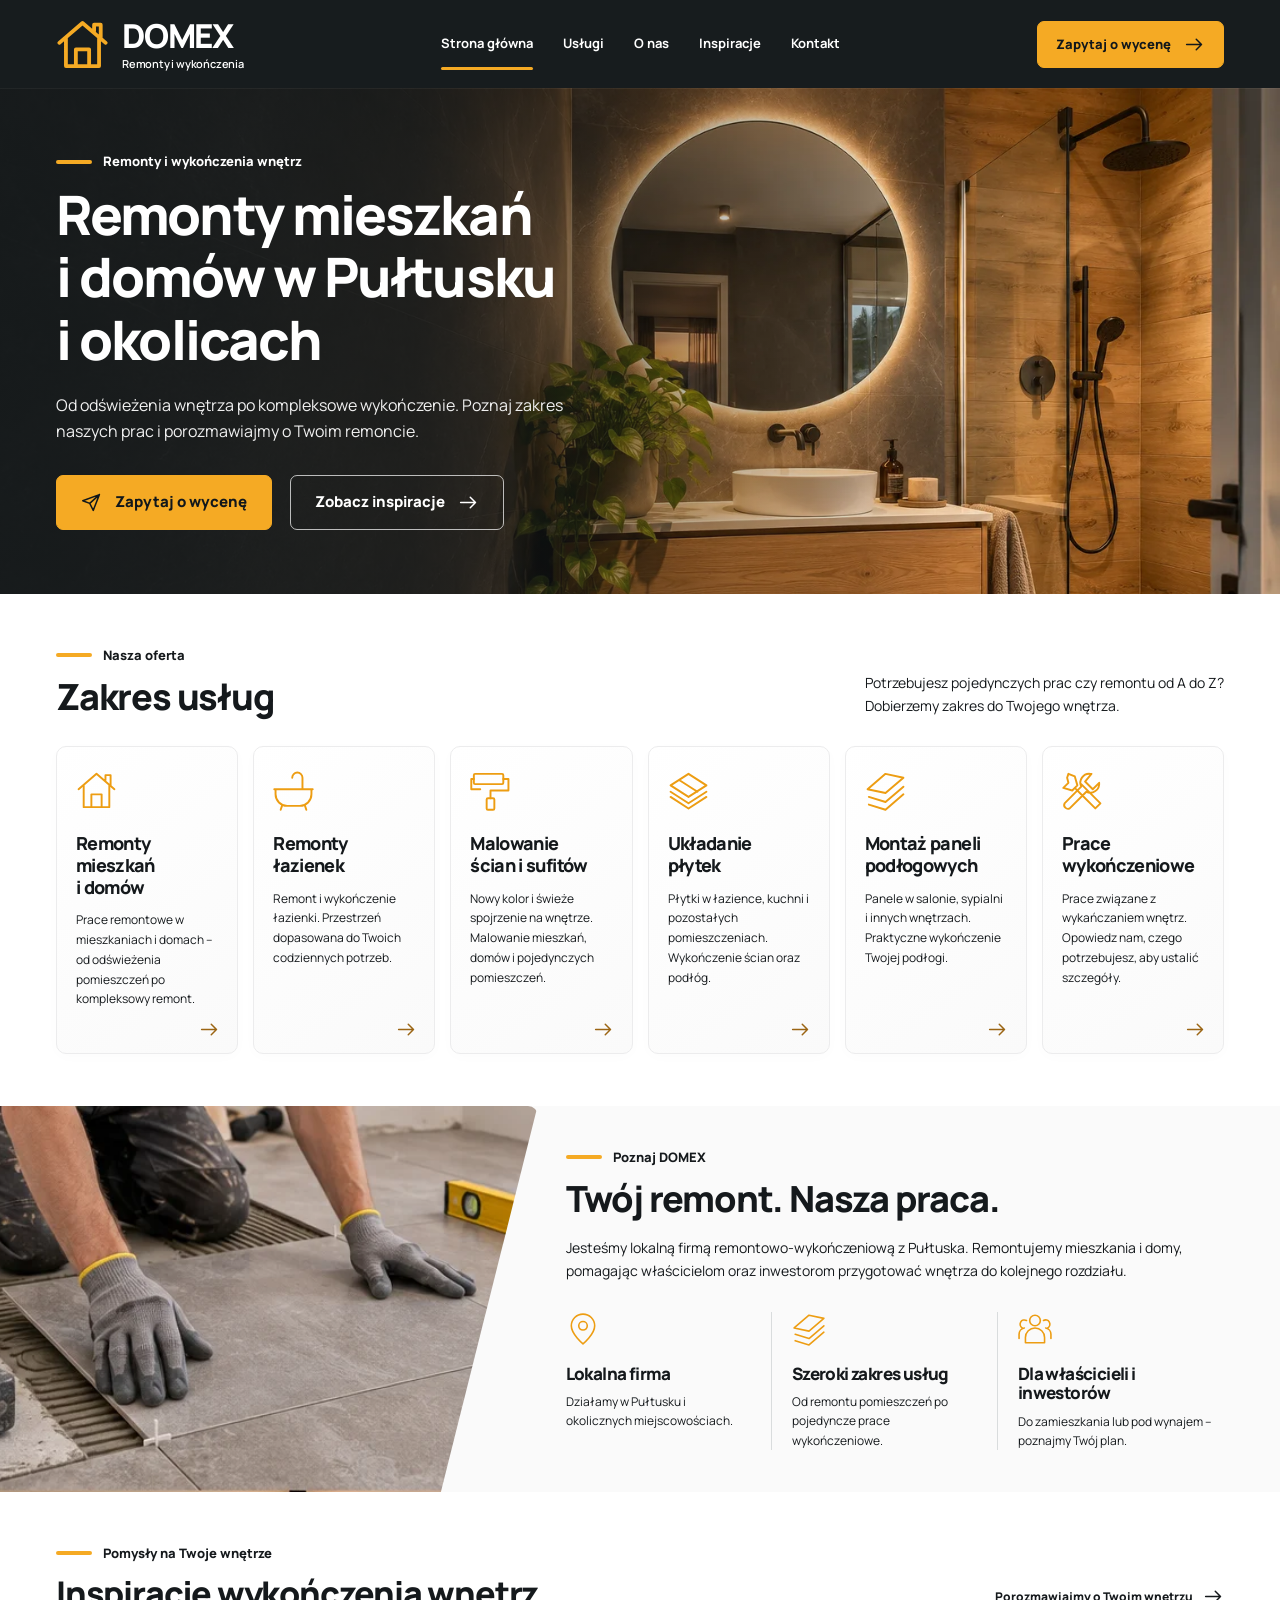
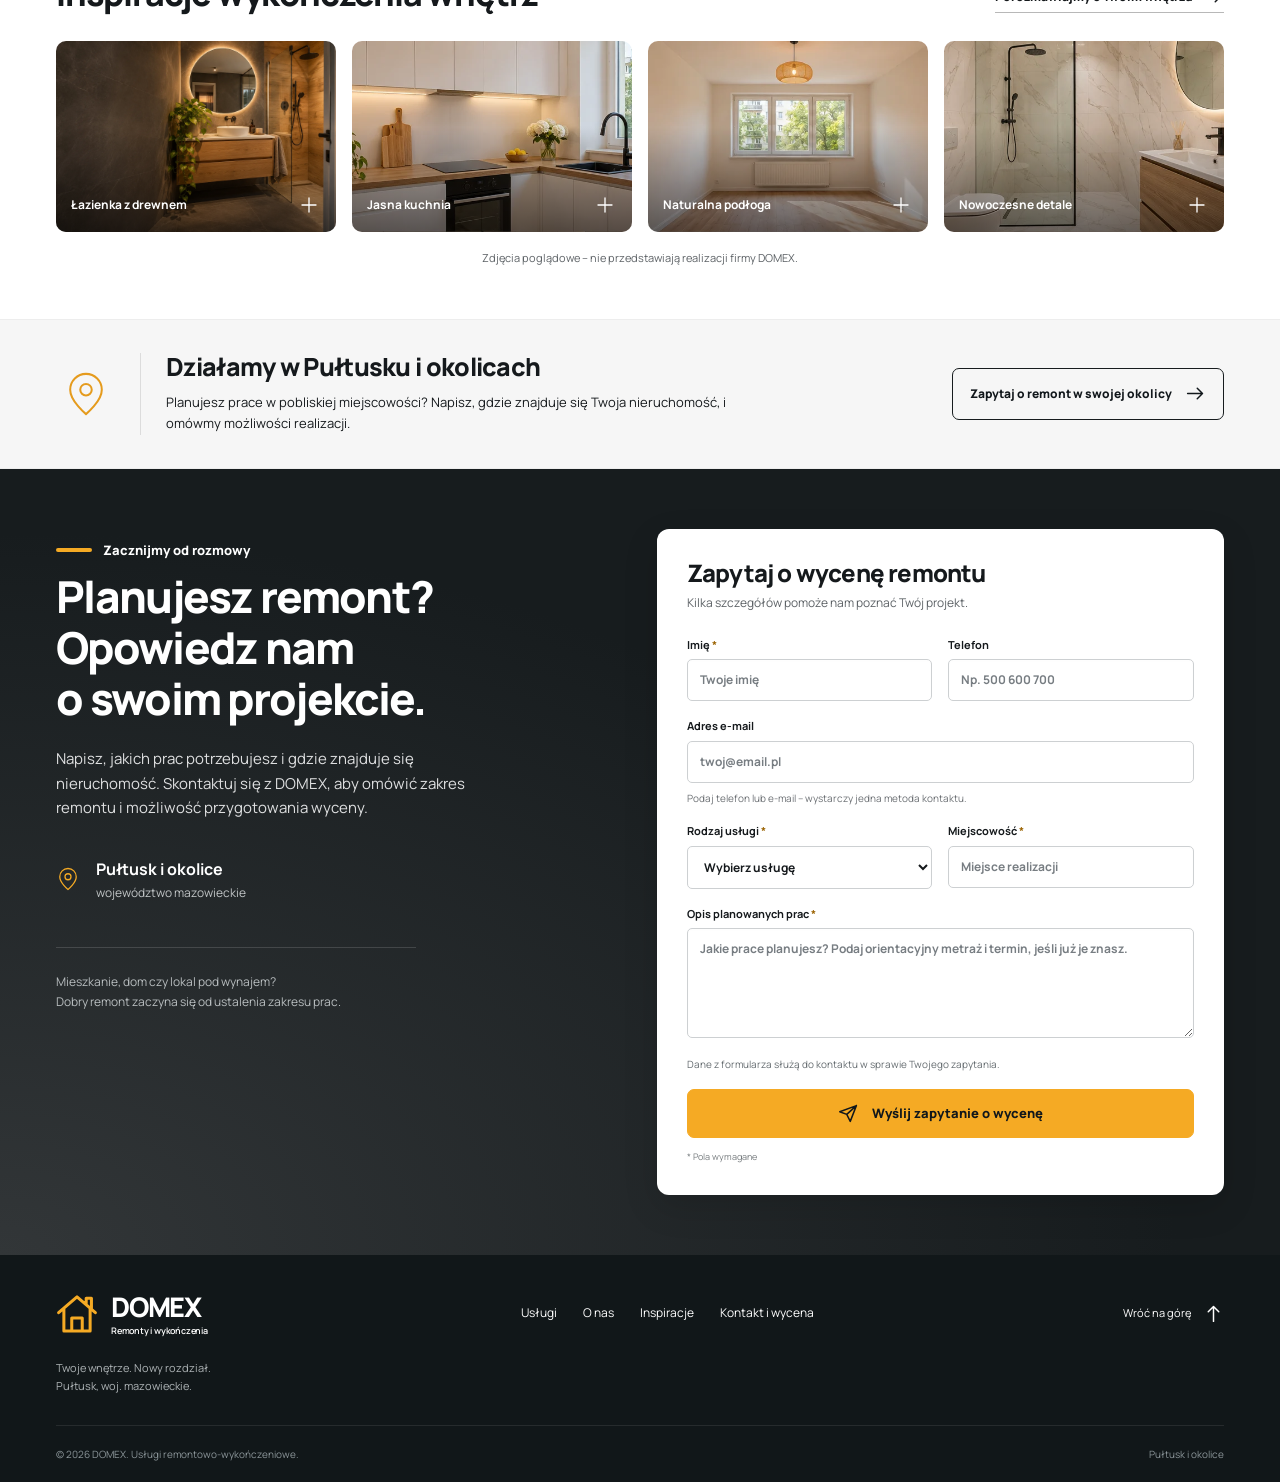
<file: index.html>
<!doctype html>
<html lang="pl">
<head>
  <meta charset="utf-8">
  <meta name="viewport" content="width=device-width, initial-scale=1">
  <title>DOMEX – remonty i wykończenia wnętrz | Pułtusk i okolice</title>
  <meta name="description" content="DOMEX – lokalna firma remontowa w Pułtusku. Remonty mieszkań i łazienek, malowanie, układanie płytek, montaż paneli i prace wykończeniowe. Zapytaj o wycenę.">
  <meta name="theme-color" content="#171c1e">
  <meta property="og:title" content="DOMEX – remonty i wykończenia w Pułtusku">
  <meta property="og:description" content="Od odświeżenia mieszkania po kompleksowe wykończenie. Poznaj ofertę DOMEX i opowiedz nam o swoim remoncie.">
  <meta property="og:type" content="website">
  <meta property="og:locale" content="pl_PL">
  <link rel="icon" type="image/svg+xml" href="assets/favicon.svg">
  <link rel="preload" href="assets/manrope-latin-wght-normal.woff2" as="font" type="font/woff2" crossorigin>
  <link rel="preload" href="assets/bathroom.webp" as="image">
  <link rel="stylesheet" href="styles.css">
  <script type="application/ld+json">{"@context":"https://schema.org","@type":"HomeAndConstructionBusiness","name":"DOMEX","description":"Usługi remontowo-wykończeniowe mieszkań i domów w Pułtusku i okolicach.","address":{"@type":"PostalAddress","addressLocality":"Pułtusk","addressRegion":"mazowieckie","addressCountry":"PL"},"areaServed":{"@type":"Place","name":"Pułtusk i okolice"}}</script>
  <script src="company.js" defer></script>
  <script src="script.js" defer></script>
</head>
<body>
  <svg class="icon-defs" aria-hidden="true" xmlns="http://www.w3.org/2000/svg"><defs>
    <symbol id="i-home" viewBox="0 0 32 32"><path d="m2 15 14-12 14 12M6 12v17h20V12M12 29V19h8v10M23 8V4h4v8"/></symbol>
    <symbol id="i-bath" viewBox="0 0 32 32"><path d="M2 15h28v4a9 9 0 0 1-9 9H11a9 9 0 0 1-9-9ZM23 15V6a4 4 0 0 0-8 0M7 28l-1 3M25 28l1 3M1 15h30"/></symbol>
    <symbol id="i-paint" viewBox="0 0 32 32"><rect x="3" y="3" width="23" height="8" rx="1"/><path d="M26 7h4v9H16v6M3 7H1v8h7"/><rect x="13" y="22" width="6" height="9" rx="1"/></symbol>
    <symbol id="i-tiles" viewBox="0 0 32 32"><path d="m2 12 14-9 14 9-14 9ZM2 21l14 9 14-9M2 17l14 9 14-9M9 8l14 9"/></symbol>
    <symbol id="i-layers" viewBox="0 0 32 32"><path d="m2 15 14-12 14 3-14 12ZM3 21l13 4 14-12M3 27l13 4 14-12"/></symbol>
    <symbol id="i-tools" viewBox="0 0 32 32"><path d="m5 3 5 2 2 7-4 4-7-2 4-4-1-4ZM11 15l15 15 4-4-15-15M22 3a7 7 0 0 0-7 10L2 26a3 3 0 0 0 4 4l13-13a7 7 0 0 0 10-7l-5 5-6-6 5-6Z"/></symbol>
    <symbol id="i-pin" viewBox="0 0 32 32"><path d="M27 13c0 8-11 17-11 17S5 21 5 13a11 11 0 0 1 22 0Z"/><circle cx="16" cy="13" r="4"/></symbol>
    <symbol id="i-users" viewBox="0 0 32 32"><circle cx="16" cy="8" r="5"/><path d="M7 29v-5a9 9 0 0 1 18 0v5ZM4 15a4 4 0 1 1 4-7M28 15a4 4 0 1 0-4-7M1 25v-4a6 6 0 0 1 5-6M31 25v-4a6 6 0 0 0-5-6"/></symbol>
    <symbol id="i-arrow" viewBox="0 0 24 24"><path d="M3 12h17m-6-6 6 6-6 6"/></symbol>
    <symbol id="i-send" viewBox="0 0 24 24"><path d="m21 3-7 18-4-8-8-3ZM10 13 21 3"/></symbol>
    <symbol id="i-phone" viewBox="0 0 24 24"><path d="m5 3 4 4-2 3a15 15 0 0 0 7 7l3-2 4 4c-2 6-8 3-13-2S0 5 5 3Z"/></symbol>
    <symbol id="i-mail" viewBox="0 0 24 24"><rect x="2" y="4" width="20" height="16" rx="2"/><path d="m2 5 10 8L22 5"/></symbol>
    <symbol id="i-plus" viewBox="0 0 24 24"><path d="M12 5v14M5 12h14"/></symbol>
    <symbol id="i-close" viewBox="0 0 24 24"><path d="m6 6 12 12M6 18 18 6"/></symbol>
  </defs></svg>
  <a class="skip-link" href="#main">Przejdź do treści</a>
  <header class="site-header">
    <div class="container header-inner">
      <a href="#start" class="brand" aria-label="DOMEX – strona główna"><svg class="brand-icon"><use href="#i-home"/></svg><span><strong>DOMEX</strong><small>Remonty i wykończenia</small></span></a>
      <nav id="navigation" aria-label="Menu główne"><a href="#start" class="active">Strona główna</a><a href="#uslugi">Usługi</a><a href="#o-nas">O nas</a><a href="#inspiracje">Inspiracje</a><a href="#kontakt">Kontakt</a></nav>
      <a href="#kontakt" class="button button-small header-cta">Zapytaj o wycenę <svg class="icon"><use href="#i-arrow"/></svg></a>
      <button class="menu-toggle" aria-controls="navigation" aria-expanded="false" aria-label="Otwórz menu"><span></span><span></span><span></span></button>
    </div>
  </header>
  <main id="main">
    <section class="hero" id="start" aria-labelledby="hero-title">
      <img class="hero-image" src="assets/bathroom.webp" width="1536" height="1024" alt="Nowoczesna łazienka z drewnianą szafką i podświetlanym lustrem – inspiracja wykończenia" fetchpriority="high">
      <div class="container hero-inner"><div class="hero-copy">
        <p class="eyebrow light">Remonty i wykończenia wnętrz</p>
        <h1 id="hero-title">Remonty mieszkań<br>i domów w Pułtusku<br>i okolicach</h1>
        <p class="hero-description">Od odświeżenia wnętrza po kompleksowe wykończenie. Poznaj zakres naszych prac i porozmawiajmy o Twoim remoncie.</p>
        <div class="hero-actions"><a class="button" href="#kontakt"><svg class="icon"><use href="#i-send"/></svg>Zapytaj o wycenę</a><a class="button button-outline button-light" href="#inspiracje">Zobacz inspiracje<svg class="icon"><use href="#i-arrow"/></svg></a></div>
      </div></div>
    </section>
    <section class="services section" id="uslugi" aria-labelledby="services-title">
      <div class="container"><div class="section-heading"><div><p class="eyebrow">Nasza oferta</p><h2 id="services-title">Zakres usług</h2></div><p>Potrzebujesz pojedynczych prac czy remontu od A do Z?<br>Dobierzemy zakres do Twojego wnętrza.</p></div>
      <div class="service-grid">
        <article class="service-card"><svg class="service-icon"><use href="#i-home"/></svg><h3>Remonty mieszkań<br>i domów</h3><p>Prace remontowe w mieszkaniach i domach – od odświeżenia pomieszczeń po kompleksowy remont.</p><a href="#kontakt" data-service="Remont mieszkania lub domu" aria-label="Zapytaj o remont mieszkania lub domu"><svg class="icon"><use href="#i-arrow"/></svg></a></article>
        <article class="service-card"><svg class="service-icon"><use href="#i-bath"/></svg><h3>Remonty<br>łazienek</h3><p>Remont i wykończenie łazienki. Przestrzeń dopasowana do Twoich codziennych potrzeb.</p><a href="#kontakt" data-service="Remont łazienki" aria-label="Zapytaj o remont łazienki"><svg class="icon"><use href="#i-arrow"/></svg></a></article>
        <article class="service-card"><svg class="service-icon"><use href="#i-paint"/></svg><h3>Malowanie<br>ścian i sufitów</h3><p>Nowy kolor i świeże spojrzenie na wnętrze. Malowanie mieszkań, domów i pojedynczych pomieszczeń.</p><a href="#kontakt" data-service="Malowanie" aria-label="Zapytaj o malowanie"><svg class="icon"><use href="#i-arrow"/></svg></a></article>
        <article class="service-card"><svg class="service-icon"><use href="#i-tiles"/></svg><h3>Układanie<br>płytek</h3><p>Płytki w łazience, kuchni i pozostałych pomieszczeniach. Wykończenie ścian oraz podłóg.</p><a href="#kontakt" data-service="Układanie płytek" aria-label="Zapytaj o układanie płytek"><svg class="icon"><use href="#i-arrow"/></svg></a></article>
        <article class="service-card"><svg class="service-icon"><use href="#i-layers"/></svg><h3>Montaż paneli<br>podłogowych</h3><p>Panele w salonie, sypialni i innych wnętrzach. Praktyczne wykończenie Twojej podłogi.</p><a href="#kontakt" data-service="Montaż paneli" aria-label="Zapytaj o montaż paneli"><svg class="icon"><use href="#i-arrow"/></svg></a></article>
        <article class="service-card"><svg class="service-icon"><use href="#i-tools"/></svg><h3>Prace<br>wykończeniowe</h3><p>Prace związane z wykańczaniem wnętrz. Opowiedz nam, czego potrzebujesz, aby ustalić szczegóły.</p><a href="#kontakt" data-service="Prace wykończeniowe" aria-label="Zapytaj o prace wykończeniowe"><svg class="icon"><use href="#i-arrow"/></svg></a></article>
      </div></div>
    </section>
    <section class="about" id="o-nas" aria-labelledby="about-title">
      <div class="about-photo"><img src="assets/tiling.webp" alt="Układanie dużych szarych płytek podłogowych – zdjęcie poglądowe" width="768" height="512" loading="lazy"></div>
      <div class="about-copy"><p class="eyebrow">Poznaj DOMEX</p><h2 id="about-title">Twój remont. Nasza praca.</h2><p>Jesteśmy lokalną firmą remontowo-wykończeniową z Pułtuska. Remontujemy mieszkania i domy, pomagając właścicielom oraz inwestorom przygotować wnętrza do kolejnego rozdziału.</p>
      <h3 class="sr-only">Dlaczego DOMEX?</h3><div class="benefit-grid">
        <div><svg class="service-icon"><use href="#i-pin"/></svg><h3>Lokalna firma</h3><p>Działamy w Pułtusku i okolicznych miejscowościach.</p></div>
        <div><svg class="service-icon"><use href="#i-layers"/></svg><h3>Szeroki zakres usług</h3><p>Od remontu pomieszczeń po pojedyncze prace wykończeniowe.</p></div>
        <div><svg class="service-icon"><use href="#i-users"/></svg><h3>Dla właścicieli i inwestorów</h3><p>Do zamieszkania lub pod wynajem – poznajmy Twój plan.</p></div>
      </div></div>
    </section>
    <section class="gallery section" id="inspiracje" aria-labelledby="gallery-title"><div class="container">
      <div class="section-heading"><div><p class="eyebrow">Pomysły na Twoje wnętrze</p><h2 id="gallery-title">Inspiracje wykończenia wnętrz</h2></div><a class="text-link" href="#kontakt">Porozmawiajmy o Twoim wnętrzu<svg class="icon"><use href="#i-arrow"/></svg></a></div>
      <div class="gallery-grid">
        <button class="gallery-item" data-image="assets/bathroom.webp" data-caption="Łazienka w odcieniach szarości i drewna"><img src="assets/bathroom.webp" alt="Łazienka w odcieniach szarości i drewna" width="768" height="512" loading="lazy"><span>Łazienka z drewnem<svg class="icon"><use href="#i-plus"/></svg></span></button>
        <button class="gallery-item" data-image="assets/kitchen.webp" data-caption="Jasna kuchnia z drewnianym blatem"><img src="assets/kitchen.webp" alt="Jasna kuchnia z drewnianym blatem" width="768" height="512" loading="lazy"><span>Jasna kuchnia<svg class="icon"><use href="#i-plus"/></svg></span></button>
        <button class="gallery-item" data-image="assets/living.webp" data-caption="Salon z podłogą w naturalnym odcieniu dębu"><img src="assets/living.webp" alt="Salon z podłogą w naturalnym odcieniu dębu" width="768" height="512" loading="lazy"><span>Naturalna podłoga<svg class="icon"><use href="#i-plus"/></svg></span></button>
        <button class="gallery-item" data-image="assets/shower.webp" data-caption="Jasna łazienka z czarną armaturą"><img src="assets/shower.webp" alt="Jasna łazienka z czarną armaturą" width="768" height="512" loading="lazy"><span>Nowoczesne detale<svg class="icon"><use href="#i-plus"/></svg></span></button>
      </div><p class="gallery-note">Zdjęcia poglądowe – nie przedstawiają realizacji firmy DOMEX.</p>
    </div></section>
    <section class="area" aria-labelledby="area-title"><div class="container area-inner"><div class="area-mark"><svg><use href="#i-pin"/></svg></div><div><p class="eyebrow">Blisko Twojego remontu</p><h2 id="area-title">Działamy w Pułtusku i okolicach</h2><p>Planujesz prace w pobliskiej miejscowości? Napisz, gdzie znajduje się Twoja nieruchomość, i omówmy możliwości realizacji.</p></div><a class="button button-outline" href="#kontakt">Zapytaj o remont w swojej okolicy<svg class="icon"><use href="#i-arrow"/></svg></a></div></section>
    <section class="contact section" id="kontakt" aria-labelledby="contact-title"><div class="container contact-grid">
      <div class="contact-copy"><p class="eyebrow light">Zacznijmy od rozmowy</p><h2 id="contact-title">Planujesz remont?<br>Opowiedz nam<br>o swoim projekcie.</h2><p>Napisz, jakich prac potrzebujesz i gdzie znajduje się nieruchomość. Skontaktuj się z DOMEX, aby omówić zakres remontu i możliwość przygotowania wyceny.</p>
      <div class="contact-details"><p><svg class="icon"><use href="#i-pin"/></svg><span><strong>Pułtusk i okolice</strong><small>województwo mazowieckie</small></span></p><a data-contact="phone" hidden><svg class="icon"><use href="#i-phone"/></svg><span></span></a><a data-contact="email" hidden><svg class="icon"><use href="#i-mail"/></svg><span></span></a><a data-contact="facebook" hidden>Znajdź DOMEX na Facebooku<svg class="icon"><use href="#i-arrow"/></svg></a></div>
      <div class="contact-footnote">Mieszkanie, dom czy lokal pod wynajem?<br>Dobry remont zaczyna się od ustalenia zakresu prac.</div></div>
      <form class="quote-form" name="wycena" method="POST" action="/dziekujemy.html" data-netlify="true" netlify-honeypot="company-website">
        <input type="hidden" name="form-name" value="wycena"><p class="honeypot"><label>Nie wypełniaj tego pola: <input name="company-website" tabindex="-1" autocomplete="off"></label></p>
        <h3>Zapytaj o wycenę remontu</h3><p class="form-intro">Kilka szczegółów pomoże nam poznać Twój projekt.</p>
        <div class="form-grid">
          <label>Imię <span>*</span><input name="name" autocomplete="given-name" placeholder="Twoje imię" required maxlength="100"></label>
          <label>Telefon<input id="phone" name="phone" type="tel" autocomplete="tel" placeholder="Np. 500 600 700" maxlength="30" aria-describedby="contact-help"></label>
          <label class="full">Adres e-mail<input id="email" name="email" type="email" autocomplete="email" placeholder="twoj@email.pl" maxlength="254" aria-describedby="contact-help"></label>
          <p id="contact-help" class="field-help full">Podaj telefon lub e-mail – wystarczy jedna metoda kontaktu.</p>
          <label>Rodzaj usługi <span>*</span><select id="service" name="service" required><option value="">Wybierz usługę</option><option>Remont mieszkania lub domu</option><option>Remont łazienki</option><option>Malowanie</option><option>Układanie płytek</option><option>Montaż paneli</option><option>Prace wykończeniowe</option><option>Inne zapytanie</option></select></label>
          <label>Miejscowość <span>*</span><input name="location" autocomplete="address-level2" placeholder="Miejsce realizacji" required maxlength="150"></label>
          <label class="full">Opis planowanych prac <span>*</span><textarea name="message" placeholder="Jakie prace planujesz? Podaj orientacyjny metraż i termin, jeśli już je znasz." required minlength="10" maxlength="5000" rows="4"></textarea></label>
        </div>
        <p class="privacy-note">Dane z formularza służą do kontaktu w sprawie Twojego zapytania. <a data-contact="privacyUrl" hidden>Informacja o przetwarzaniu danych</a></p>
        <button class="button submit-button" type="submit"><svg class="icon"><use href="#i-send"/></svg><span>Wyślij zapytanie o wycenę</span></button>
        <p class="form-status" role="status" aria-live="polite" tabindex="-1" hidden></p>
        <p class="required-note">* Pola wymagane</p>
      </form>
    </div></section>
  </main>
  <footer><div class="container footer-top"><div><a href="#start" class="brand"><svg class="brand-icon"><use href="#i-home"/></svg><span><strong>DOMEX</strong><small>Remonty i wykończenia</small></span></a><p>Twoje wnętrze. Nowy rozdział.<br>Pułtusk, woj. mazowieckie.</p></div><nav aria-label="Menu w stopce"><a href="#uslugi">Usługi</a><a href="#o-nas">O nas</a><a href="#inspiracje">Inspiracje</a><a href="#kontakt">Kontakt i wycena</a><a data-contact="privacyUrl" hidden>Polityka prywatności</a></nav><a href="#start" class="back-top">Wróć na górę<svg class="icon"><use href="#i-arrow"/></svg></a></div><div class="container footer-bottom"><span>© <span id="year">2026</span> DOMEX. Usługi remontowo-wykończeniowe.</span><span>Pułtusk i okolice</span></div></footer>
  <a class="mobile-quote button" href="#kontakt"><svg class="icon"><use href="#i-send"/></svg>Zapytaj o wycenę</a>
  <dialog id="lightbox" aria-labelledby="lightbox-caption"><button class="lightbox-close" aria-label="Zamknij zdjęcie"><svg class="icon"><use href="#i-close"/></svg></button><button class="lightbox-prev" aria-label="Poprzednie zdjęcie"><svg class="icon"><use href="#i-arrow"/></svg></button><figure><img src="assets/bathroom.webp" alt=""><figcaption id="lightbox-caption"></figcaption><p>Zdjęcie poglądowe – nie jest realizacją DOMEX.</p></figure><button class="lightbox-next" aria-label="Następne zdjęcie"><svg class="icon"><use href="#i-arrow"/></svg></button></dialog>
</body>
</html>
</file>
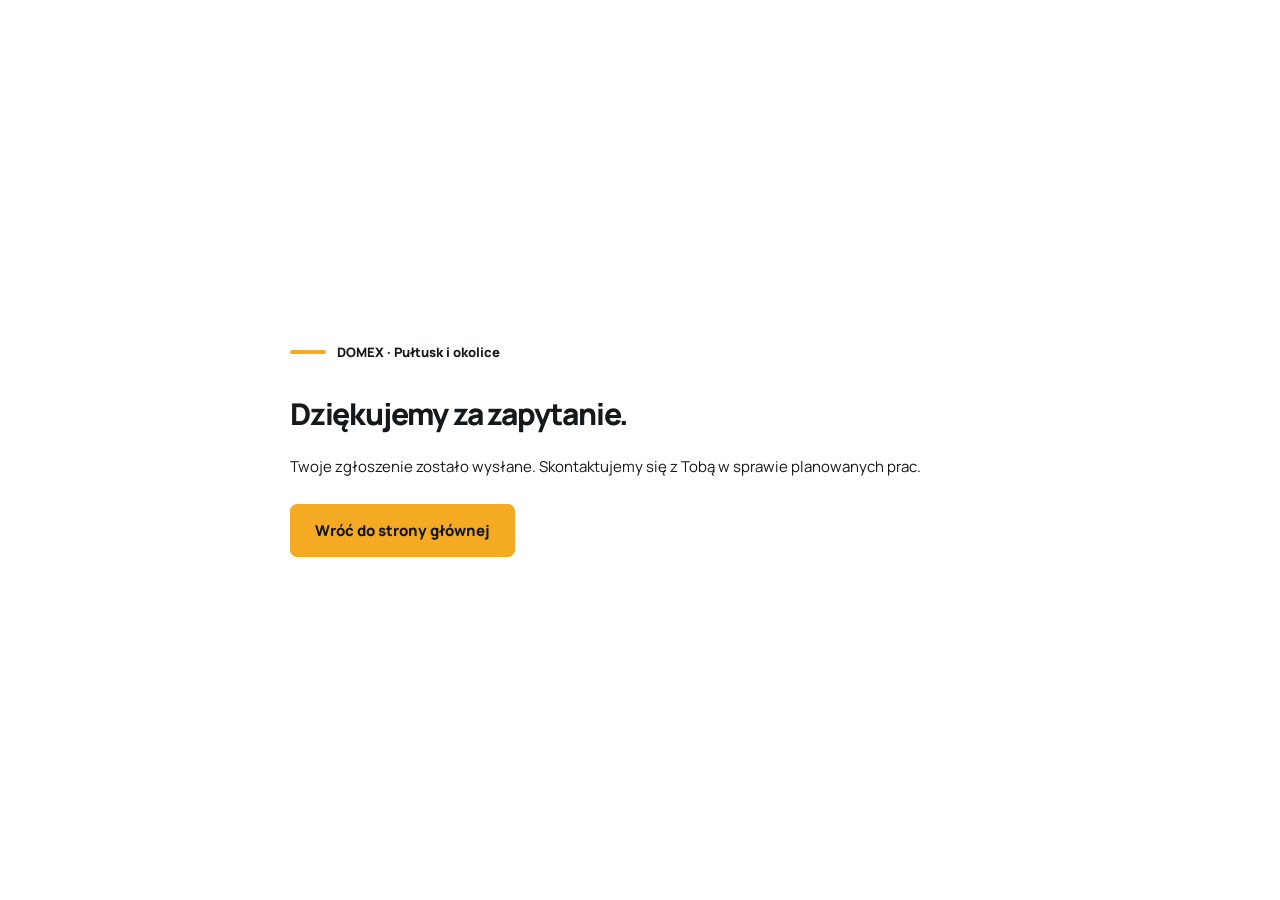
<file: dziekujemy.html>
<!doctype html><html lang="pl"><head><meta charset="utf-8"><meta name="viewport" content="width=device-width, initial-scale=1"><meta name="robots" content="noindex"><title>Dziękujemy za zapytanie – DOMEX</title><link rel="icon" href="assets/favicon.svg"><link rel="stylesheet" href="styles.css"></head><body><main class="container" style="min-height:100vh;display:flex;justify-content:center;align-items:flex-start;flex-direction:column;gap:24px;max-width:700px"><p class="eyebrow">DOMEX · Pułtusk i okolice</p><h1>Dziękujemy za zapytanie.</h1><p>Twoje zgłoszenie zostało wysłane. Skontaktujemy się z Tobą w sprawie planowanych prac.</p><a class="button" href="/">Wróć do strony głównej</a></main></body></html>
</file>
<file: styles.css>
@font-face{font-family:Manrope;src:url('assets/manrope-latin-wght-normal.woff2') format('woff2');font-style:normal;font-weight:200 800;font-display:swap}
@font-face{font-family:Manrope;src:url('assets/manrope-latin-ext-wght-normal.woff2') format('woff2');font-style:normal;font-weight:200 800;font-display:swap;unicode-range:U+0100-02BA,U+02BD-02C5,U+02C7-02CC,U+02CE-02D7,U+02DD-02FF,U+0304,U+0308,U+0329,U+1D00-1DBF,U+1E00-1E9F,U+1EF2-1EFF,U+2020,U+20A0-20AB,U+20AD-20C0,U+2113,U+2C60-2C7F,U+A720-A7FF}
:root{--ink:#171c1e;--text:#15191c;--muted:#5d6266;--amber:#f5aa24;--line:#e5e6e7;--white:#fff;--radius:10px;--container:1280px}
*{box-sizing:border-box}html{scroll-behavior:smooth;scroll-padding-top:100px}body{margin:0;font:15px/1.65 Manrope,Arial,sans-serif;color:var(--text);background:#fff}body:has(dialog[open]){overflow:hidden}a{color:inherit;text-decoration:none}button,input,select,textarea{font:inherit}button,a,input,select,textarea{-webkit-tap-highlight-color:transparent}button{cursor:pointer}button:disabled{cursor:wait}img{max-width:100%;display:block}svg{fill:none;stroke:currentColor;stroke-width:1.7;stroke-linecap:round;stroke-linejoin:round;flex-shrink:0}h1,h2,h3,p,figure{margin:0}h1,h2,h3{font-weight:800;line-height:1.15;letter-spacing:-1.2px}h2{font-size:36px}h3{font-size:19px;letter-spacing:-.6px}p{line-height:1.65}a,button{touch-action:manipulation}a:focus-visible,button:focus-visible{outline:3px solid var(--amber);outline-offset:5px}input:focus,select:focus,textarea:focus{outline:2px solid var(--amber);outline-offset:2px}[hidden]{display:none!important}.container{width:min(calc(100% - 112px),var(--container));margin-inline:auto}.icon{width:21px;height:21px}.icon-defs{position:absolute;width:0;height:0;overflow:hidden}.sr-only{position:absolute;width:1px;height:1px;padding:0;overflow:hidden;clip:rect(0,0,0,0);white-space:nowrap}.skip-link{position:fixed;left:20px;top:-100px;background:var(--amber);padding:12px;z-index:100}.skip-link:focus{top:12px}.button{display:inline-flex;align-items:center;justify-content:center;gap:13px;padding:16px 24px;background:var(--amber);border:1px solid var(--amber);border-radius:7px;color:#11171b;font-weight:800;line-height:1.3;font-size:15px;transition:background .2s,transform .2s,box-shadow .2s;min-height:52px}.button:hover{background:#ffba40;transform:translateY(-2px);box-shadow:0 5px 18px #00000012}.button-outline{border-color:var(--ink);background:transparent}.button-outline:hover{background:var(--ink);color:white}.button-light{color:white;border-color:#ffffffb3}.button-light:hover{background:#ffffff15;color:white}.button-small{padding:12px 18px;font-size:13px;min-height:44px}.eyebrow{display:flex;align-items:center;gap:11px;font-weight:800;font-size:13px;margin-bottom:12px;line-height:1.4}.eyebrow:before{content:'';width:36px;height:4px;background:var(--amber);border-radius:5px;flex-shrink:0}.light{color:white}.section{padding:52px 0}.section-heading{display:flex;justify-content:space-between;align-items:end;gap:30px;margin-bottom:28px}.section-heading>p{max-width:440px;font-size:14px}.site-header{background:var(--ink);color:white;position:sticky;top:0;z-index:30;box-shadow:0 1px 0 #ffffff0d}.header-inner{height:88px;display:flex;align-items:center;justify-content:space-between;gap:25px}.brand{display:inline-flex;align-items:center;gap:13px;line-height:1}.brand-icon{width:53px;height:53px;color:var(--amber);stroke-width:2.3}.brand strong{display:block;font-size:33px;letter-spacing:-1.2px;font-weight:800}.brand small{display:block;font-size:11px;font-weight:600;margin-top:6px;letter-spacing:-.2px}.site-header nav{display:flex;gap:30px;align-self:stretch;align-items:center}.site-header nav>a{font-weight:700;font-size:13px;position:relative;white-space:nowrap}.site-header nav>a:after{content:'';height:3px;position:absolute;bottom:-15px;left:0;width:0;background:var(--amber);border-radius:3px;transition:width .2s}.site-header nav>a:hover:after,.site-header nav>a.active:after{width:100%}.menu-toggle{display:none}.hero{position:relative;background:var(--ink);color:white;isolation:isolate;overflow:hidden}.hero-image{position:absolute;inset:0;width:100%;height:100%;object-fit:cover;object-position:center top;z-index:-2}.hero:after{content:'';position:absolute;inset:0;background:linear-gradient(90deg,#14191bed 0%,#14191bcc 32%,#14191b50 53%,transparent 74%);z-index:-1}.hero-inner{min-height:506px;display:flex;align-items:center;padding-block:56px}.hero-copy{max-width:650px}.hero h1{font-size:clamp(38px,4.25vw,60px);letter-spacing:-1.9px;line-height:1.15;margin-bottom:23px}.hero-description{max-width:520px;font-size:16px;line-height:1.6;color:#f1f1f1}.hero-actions{display:flex;flex-wrap:wrap;gap:18px;margin-top:30px}.service-grid{display:grid;grid-template-columns:repeat(6,1fr);gap:15px}.service-card{border:1px solid #ececed;border-radius:var(--radius);padding:23px 19px 44px;position:relative;background:linear-gradient(145deg,#fff,#fafafa);box-shadow:0 3px 14px #00000004;transition:transform .25s,border-color .25s}.service-card:hover{transform:translateY(-5px);border-color:#f5aa2477}.service-icon{width:41px;height:41px;color:#ed9d12;stroke-width:1.5;margin-bottom:15px}.service-card h3{font-size:18px;line-height:1.2;margin-bottom:12px;letter-spacing:-.65px}.service-card p{font-size:12px;line-height:1.65}.service-card>a{position:absolute;right:13px;bottom:9px;display:grid;place-items:center;width:30px;height:30px;border-radius:50%;color:#9b6514}.service-card>a:hover{background:var(--amber);color:var(--ink)}.about{display:grid;grid-template-columns:42% 58%;background:#fafafa;overflow:hidden}.about-photo{clip-path:polygon(0 0,100% 0,82% 100%,0 100%);min-height:360px;overflow:hidden;border-radius:0 10px 10px 0}.about-photo img{width:100%;height:100%;object-fit:cover;object-position:45% center}.about-copy{padding:42px max(56px,calc((100vw - 1280px)/2)) 42px 28px}.about-copy>p:not(.eyebrow){font-size:14px;margin-top:16px;max-width:640px}.benefit-grid{display:grid;grid-template-columns:repeat(3,1fr);gap:20px;margin-top:30px}.benefit-grid>div{padding-right:19px;border-right:1px solid #d9dcdd}.benefit-grid>div:last-child{padding-right:0;border:0}.benefit-grid .service-icon{width:34px;height:34px;margin-bottom:10px}.benefit-grid h3{font-size:17px;margin-bottom:9px}.benefit-grid p{font-size:12px;line-height:1.6}.gallery .section-heading{align-items:end}.gallery h2{font-size:34px}.text-link{display:inline-flex;gap:10px;align-items:center;font-size:12px;font-weight:800;white-space:nowrap;padding-bottom:5px;border-bottom:1px solid #b8b8b8}.text-link:hover{color:#9c6300}.gallery-grid{display:grid;grid-template-columns:repeat(4,1fr);gap:16px}.gallery-item{position:relative;padding:0;overflow:hidden;border:0;border-radius:10px;background:var(--ink);text-align:left;color:white;aspect-ratio:1.47}.gallery-item img{width:100%;height:100%;object-fit:cover;transition:transform .5s}.gallery-item:after{content:'';position:absolute;inset:45% 0 0;background:linear-gradient(transparent,#0008)}.gallery-item:hover img{transform:scale(1.05)}.gallery-item>span{position:absolute;z-index:1;bottom:15px;left:15px;right:15px;display:flex;align-items:center;justify-content:space-between;gap:6px;font-size:12px;font-weight:700}.gallery-item .icon{width:24px;height:24px;stroke-width:1.3}.gallery-note{font-size:11px;color:var(--muted);margin-top:17px;text-align:center}.area{background:#f6f6f6;border-block:1px solid #ededed;padding:33px 0}.area-inner{display:flex;gap:25px;align-items:center}.area-mark{width:85px;align-self:stretch;display:grid;place-items:center;border-right:1px solid #dcdcdc;padding-right:25px;flex-shrink:0}.area-mark svg{width:46px;height:46px;color:#e59b1d;stroke-width:1.4}.area .eyebrow{display:none}.area h2{font-size:25px;letter-spacing:-.7px;margin-bottom:10px}.area p{font-size:13px;max-width:580px}.area .button{margin-left:auto;font-size:12px;padding:13px 17px;flex-shrink:0}.contact{background:radial-gradient(ellipse at 0% 100%,#323638,var(--ink) 65%);color:white;padding:60px 0}.contact-grid{display:grid;grid-template-columns:1fr 1.1fr;gap:85px;align-items:start}.contact-copy{padding-top:12px}.contact h2{font-size:44px;letter-spacing:-1.7px;margin-bottom:23px;line-height:1.16}.contact-copy>p:not(.eyebrow){color:#dedfe0;font-size:15px;max-width:410px}.contact-details{margin-top:35px;display:flex;flex-direction:column;gap:18px}.contact-details>p,.contact-details>a{display:flex;gap:16px;align-items:center;font-size:15px;overflow-wrap:anywhere}.contact-details .icon{color:var(--amber);width:24px;height:24px}.contact-details strong{display:block;font-size:16px}.contact-details small{display:block;font-size:12px;color:#c0c4c5}.contact-footnote{margin-top:45px;padding-top:24px;border-top:1px solid #ffffff24;font-size:12px;color:#b8bdbf;max-width:360px}.quote-form{background:white;border-radius:12px;color:var(--text);padding:30px;box-shadow:0 12px 35px #0002}.quote-form h3{font-size:24px;letter-spacing:-.8px}.form-intro{font-size:12px;color:var(--muted);margin-top:7px;margin-bottom:24px}.form-grid{display:grid;grid-template-columns:1fr 1fr;gap:17px 16px}.form-grid label{font-size:11px;font-weight:700;line-height:1.4}.form-grid label>span{color:#9c6505}.form-grid input,.form-grid select,.form-grid textarea{display:block;width:100%;min-width:0;border:1px solid #cdd0d2;border-radius:5px;background:#fff;padding:11px 12px;font-size:12px;color:var(--text);margin-top:7px;box-shadow:inset 0 1px 3px #00000003;line-height:1.5}.form-grid textarea{resize:vertical;min-height:110px}.form-grid input::placeholder,.form-grid textarea::placeholder{color:#777d82}.form-grid select{padding-right:20px}.full{grid-column:1/-1}.form-grid .field-help{margin-top:-10px;font-size:10px;color:#6c7074}.privacy-note{font-size:10px;color:#666d71;line-height:1.7;margin:18px 0 16px}.privacy-note a{text-decoration:underline}.submit-button{width:100%;min-height:48px;font-size:13px;padding:13px 15px}.submit-button:disabled{opacity:.6;transform:none}.required-note{font-size:9px;color:#767b7e;margin-top:12px}.form-status{margin-top:16px;padding:12px;border:1px solid #bbd6be;border-radius:5px;background:#f1f8f2;font-size:12px}.form-status.error{border-color:#e5b9ad;background:#fff2ed;color:#8b2817}.honeypot{display:none}footer{background:#111719;color:#fff;padding:38px 0 0}.footer-top{display:flex;justify-content:space-between;align-items:start;gap:30px}.footer-top .brand-icon{width:42px;height:42px}.footer-top .brand strong{font-size:27px}.footer-top .brand small{font-size:9px}.footer-top>div>p{font-size:11px;color:#aeb4b6;margin-top:16px}.footer-top nav{display:flex;gap:26px;font-size:12px;margin-top:10px;flex-wrap:wrap}.footer-top nav a:hover{color:var(--amber)}.back-top{font-size:11px;display:flex;gap:12px;align-items:center;margin-top:10px;white-space:nowrap}.back-top svg{transform:rotate(-90deg)}.footer-bottom{padding-block:20px;margin-top:30px;border-top:1px solid #ffffff16;display:flex;justify-content:space-between;font-size:10px;color:#8c969a}.mobile-quote{display:none}dialog{border:0;padding:45px 65px 30px;background:#15191c;color:white;width:min(1100px,95vw);max-height:95dvh;border-radius:10px;box-shadow:0 15px 80px #0008}dialog::backdrop{background:#080b0deb;backdrop-filter:blur(6px)}dialog figure img{width:100%;max-height:70dvh;object-fit:contain}dialog figcaption{font-size:16px;font-weight:700;margin-top:15px}dialog figure p{font-size:11px;color:#c0c4c5;margin-top:5px}dialog button{display:grid;place-items:center;position:absolute;background:transparent;border:1px solid #ffffff45;color:white;border-radius:50%;width:36px;height:36px}dialog button:hover{background:var(--amber);color:var(--ink)}.lightbox-close{top:8px;right:9px}.lightbox-prev,.lightbox-next{top:45%}.lightbox-prev{left:14px}.lightbox-prev svg{transform:rotate(180deg)}.lightbox-next{right:14px}.reveal{transition:opacity .55s,transform .55s}.reveal.pending{opacity:0;transform:translateY(18px)}
@media(min-width:1600px){.hero-inner{min-height:580px}.hero h1{font-size:64px}}
@media(max-width:1150px){.container{width:calc(100% - 64px)}.header-inner{gap:18px}.site-header nav{gap:20px}.header-cta{font-size:11px;padding:12px}.brand-icon{width:43px;height:43px}.brand strong{font-size:29px}.brand small{font-size:9px}.hero h1{font-size:48px}.hero-inner{min-height:470px}.service-grid{gap:10px}.service-card{padding:18px 12px 40px}.service-card h3{font-size:16px}.service-card p{font-size:11px}.about{grid-template-columns:38% 62%}.about-copy{padding:35px 32px 35px 20px}.about h2{font-size:30px}.benefit-grid{gap:15px}.benefit-grid>div{padding-right:12px}.benefit-grid h3{font-size:15px}.gallery h2{font-size:29px}.text-link{font-size:10px}.area h2{font-size:23px}.area-mark{display:none}.area .button{max-width:265px}.contact-grid{gap:45px}.contact h2{font-size:39px}.quote-form{padding:25px}.quote-form h3{font-size:22px}.footer-top nav{gap:18px}}
@media(max-width:850px){.header-cta{margin-left:auto}.site-header nav{display:none;position:absolute;top:76px;left:0;right:0;background:#171c1e;padding:22px 32px;flex-direction:column;align-items:stretch;gap:0;border-top:1px solid #ffffff20;box-shadow:0 15px 20px #0003}.site-header nav.open{display:flex}.site-header nav a{padding:14px;font-size:16px}.site-header nav a:after{display:none}.site-header nav a.active{color:var(--amber)}.header-inner{height:76px}.menu-toggle{display:flex;width:40px;height:40px;border:1px solid #ffffff45;border-radius:5px;background:transparent;padding:10px 8px;flex-direction:column;justify-content:space-around}.menu-toggle span{display:block;width:22px;height:2px;background:white;transition:transform .2s}.menu-toggle[aria-expanded=true] span:first-child{transform:translateY(6px) rotate(45deg)}.menu-toggle[aria-expanded=true] span:nth-child(2){opacity:0}.menu-toggle[aria-expanded=true] span:last-child{transform:translateY(-6px) rotate(-45deg)}.hero h1{font-size:44px}.hero-image{object-position:58% center}.hero-copy{max-width:540px}.hero-description{font-size:14px;max-width:430px}.service-grid{grid-template-columns:repeat(3,1fr);gap:16px}.service-card{padding:22px 20px 40px}.service-card h3{font-size:19px}.service-card p{font-size:12px}.section-heading>p{max-width:300px;font-size:12px}.about{grid-template-columns:34% 66%}.about-photo{clip-path:none}.benefit-grid{gap:12px}.benefit-grid h3{font-size:14px}.benefit-grid p{font-size:11px}.gallery .section-heading{display:block}.gallery .text-link{margin-top:17px;font-size:12px}.gallery-grid{grid-template-columns:repeat(2,1fr)}.area-inner{align-items:start;gap:25px;flex-direction:column}.area .button{margin-left:0;max-width:none}.contact-grid{grid-template-columns:1fr 1.15fr;gap:30px}.contact h2{font-size:33px}.quote-form{padding:23px}.form-grid{grid-template-columns:1fr}.form-grid>*{grid-column:1}.contact-footnote{margin-top:30px}.footer-top{flex-wrap:wrap}.footer-top nav{max-width:350px}.back-top{display:none}}
@media(max-width:600px){html{scroll-padding-top:85px}.container{width:calc(100% - 40px)}h2{font-size:30px}.header-inner{height:72px;gap:12px}.brand{gap:9px}.brand-icon{width:37px;height:37px}.brand strong{font-size:25px}.brand small{font-size:8px}.header-cta{display:none}.menu-toggle{margin-left:auto}.site-header nav{top:72px;padding-inline:20px}.hero-inner{min-height:565px;padding:48px 0 45px;align-items:end}.hero-image{object-position:66% center}.hero:after{background:linear-gradient(0deg,#12191bf2 1%,#12191bc7 45%,#12191b35 100%)}.hero .eyebrow{font-size:11px;margin-bottom:16px}.eyebrow:before{width:27px;height:3px}.hero h1{font-size:38px;letter-spacing:-1.4px;line-height:1.17;margin-bottom:20px}.hero-description{font-size:13px;max-width:340px}.hero-actions{gap:11px;margin-top:25px}.hero-actions .button{font-size:12px;padding:13px 14px;min-height:48px;gap:8px}.hero-actions .icon{width:17px;height:17px}.section{padding:38px 0}.section-heading{display:block;margin-bottom:24px}.section-heading>p{margin-top:16px;max-width:none;font-size:13px}.section-heading>p br{display:none}.service-grid{grid-template-columns:repeat(2,1fr);gap:12px}.service-card{padding:20px 15px 40px}.service-card .service-icon{width:35px;height:35px;margin-bottom:13px}.service-card h3{font-size:16px}.service-card p{font-size:11px}.about{display:flex;flex-direction:column}.about-photo{min-height:0;height:245px;margin-right:20px;clip-path:polygon(0 0,100% 0,90% 100%,0 100%);border-radius:0 9px 9px 0}.about-photo img{object-position:center 48%}.about-copy{padding:32px 20px 35px}.about-copy h2{font-size:29px}.about-copy>p:not(.eyebrow){font-size:13px}.benefit-grid{gap:18px;grid-template-columns:1fr;margin-top:25px}.benefit-grid>div{display:grid;grid-template-columns:38px 1fr;column-gap:13px;padding:0 0 17px;border-right:0;border-bottom:1px solid #dedfe0}.benefit-grid>div:last-child{padding:0;border:0}.benefit-grid .service-icon{grid-row:1/3;width:30px;height:30px;margin:0}.benefit-grid h3{font-size:16px;margin-bottom:6px}.benefit-grid p{font-size:12px}.gallery h2{font-size:29px}.gallery-grid{gap:12px}.gallery-item{aspect-ratio:.86;border-radius:8px}.gallery-item>span{font-size:10px;left:10px;right:10px;bottom:11px}.gallery-item .icon{width:18px;height:18px}.gallery-note{font-size:10px;text-align:left;line-height:1.7}.area{padding:29px 0}.area h2{font-size:25px}.area p{font-size:12px}.area .button{font-size:11px;padding:12px;gap:9px}.contact{padding:38px 0}.contact-grid{grid-template-columns:1fr;gap:32px}.contact-copy{padding-top:0}.contact h2{font-size:35px;margin-bottom:20px}.contact h2 br:last-child{display:none}.contact-copy>p:not(.eyebrow){font-size:13px}.contact-details{margin-top:24px}.contact-footnote{display:none}.quote-form{padding:23px 20px;border-radius:9px}.quote-form h3{font-size:23px}.form-intro{font-size:11px;margin-bottom:22px}.form-grid{gap:17px}.form-grid input,.form-grid select,.form-grid textarea{font-size:16px;padding:11px 10px}.form-grid label{font-size:11px}.form-grid .field-help{font-size:10px}.privacy-note{font-size:10px}.submit-button{font-size:12px}.footer-top{display:block}.footer-top nav{margin-top:25px;gap:15px 22px;font-size:11px}.footer-bottom{gap:15px;align-items:start;font-size:9px;margin-top:24px;padding-bottom:90px}.footer-bottom>span:last-child{white-space:nowrap}.mobile-quote{display:flex;position:fixed;bottom:12px;left:20px;right:20px;z-index:25;box-shadow:0 3px 25px #0004;padding:13px;min-height:48px;font-size:13px;transition:opacity .2s,transform .2s}.mobile-quote.obscured{opacity:0;pointer-events:none;transform:translateY(20px)}dialog{width:calc(100% - 20px);padding:48px 12px 22px}dialog figure img{max-height:65dvh}.lightbox-prev,.lightbox-next{top:auto;bottom:14px}.lightbox-prev{left:auto;right:60px}.lightbox-next{right:16px}dialog figcaption{font-size:12px;max-width:calc(100% - 90px)}dialog figure p{font-size:9px;margin-top:7px;max-width:calc(100% - 90px)}}
@media(prefers-reduced-motion:reduce){html{scroll-behavior:auto}*,*:before,*:after{animation:none!important;transition:none!important}.reveal.pending{opacity:1;transform:none}}
</file>
